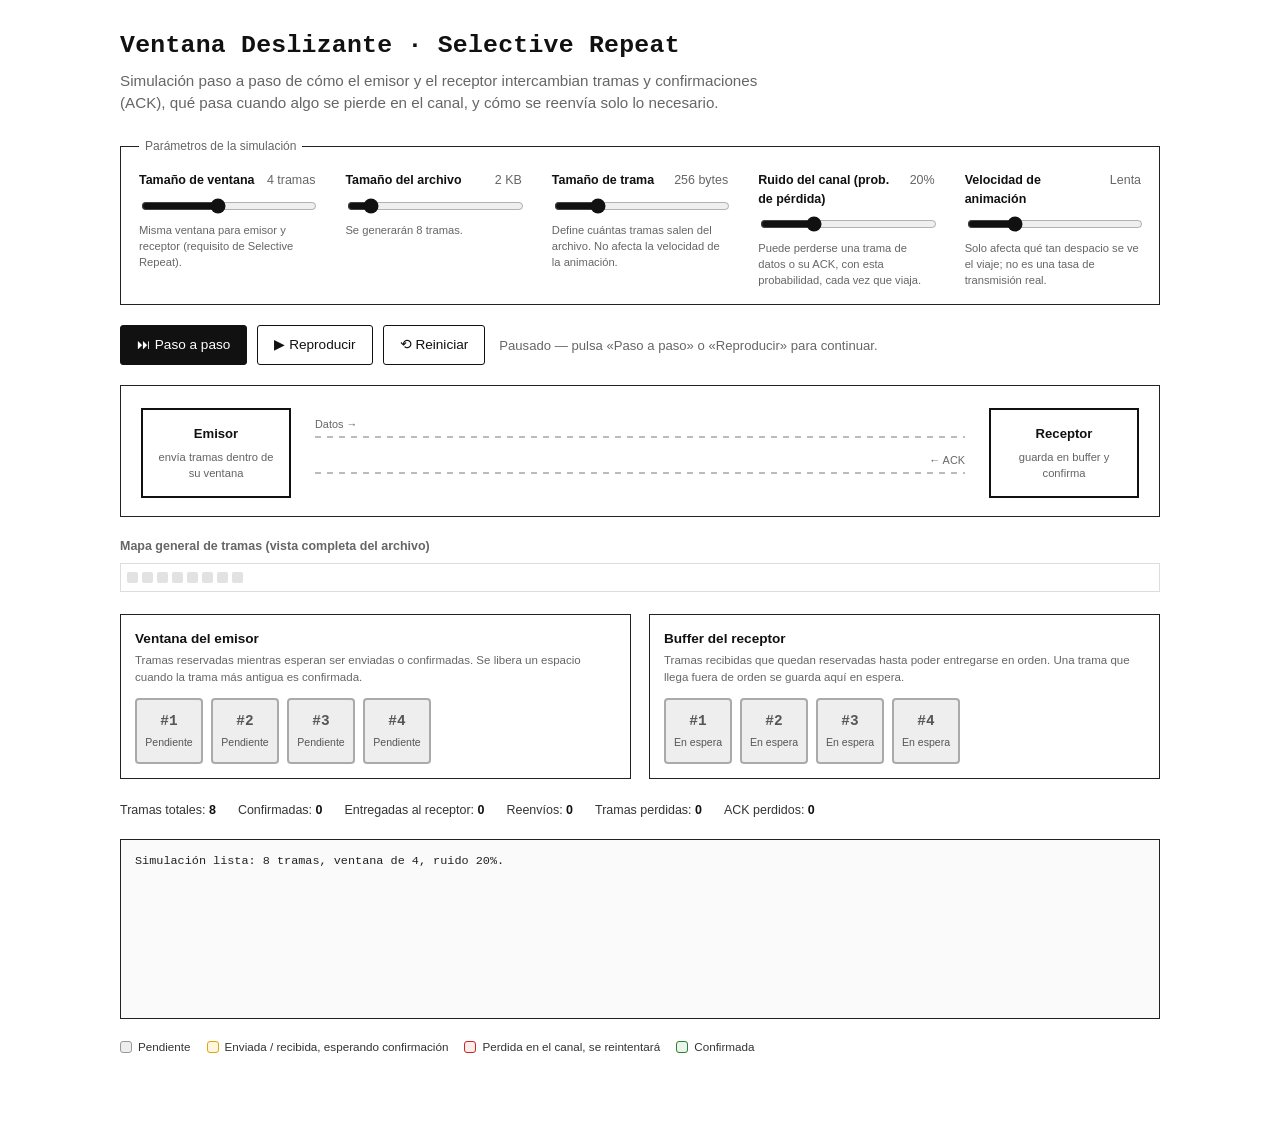
<file: index.html>
<!DOCTYPE html>
<html lang="es">
<head>
<meta charset="UTF-8">
<meta name="viewport" content="width=device-width, initial-scale=1.0">
<title>Simulador de Ventana Deslizante — Selective Repeat</title>
<style>
  :root{
    --fg:#111;
    --muted:#666;
    --line:#222;
    --panel:#fafafa;
    --amber:#e0a418;
    --amber-bg:#fff6dc;
    --red:#c62828;
    --red-bg:#fdecea;
    --green:#2f7d32;
    --green-bg:#e9f5ea;
    --blue:#1656a8;
  }
  *{box-sizing:border-box;}
  html,body{margin:0;padding:0;}
  body{
    background:#fff;
    color:var(--fg);
    font-family:-apple-system,BlinkMacSystemFont,"Segoe UI",Roboto,Helvetica,Arial,sans-serif;
    line-height:1.45;
  }
  .mono{font-family:ui-monospace,Menlo,Consolas,"SFMono-Regular",monospace;}
  .wrap{max-width:1080px;margin:0 auto;padding:28px 20px 70px;}

  header h1{font-size:1.55rem;margin:0 0 6px;font-family:ui-monospace,Menlo,Consolas,monospace;letter-spacing:.01em;}
  header p.sub{color:var(--muted);margin:0 0 24px;font-size:.95rem;max-width:640px;}

  fieldset{border:1px solid var(--line);padding:16px 18px;margin:0 0 20px;}
  legend{padding:0 6px;font-size:.75rem;color:var(--muted);}

  .controls{display:flex;flex-wrap:wrap;gap:18px 30px;}
  .control{display:flex;flex-direction:column;gap:6px;min-width:170px;flex:1 1 170px;}
  .control label{font-size:.78rem;font-weight:600;display:flex;justify-content:space-between;gap:8px;}
  .control label .val{font-weight:400;color:var(--muted);}
  .control input[type=range]{width:100%;accent-color:#111;}
  .control small{font-size:.7rem;color:var(--muted);}

  .actions{display:flex;align-items:center;gap:10px;flex-wrap:wrap;margin-bottom:6px;}
  button{
    font:inherit;font-size:.85rem;border:1px solid var(--fg);background:#111;color:#fff;
    padding:9px 16px;cursor:pointer;border-radius:3px;
  }
  button.secondary{background:#fff;color:var(--fg);}
  button:disabled{opacity:.35;cursor:not-allowed;}
  #statusMsg{font-size:.82rem;color:var(--muted);margin-left:4px;}

  .stage{border:1px solid var(--line);padding:22px 20px 18px;margin:20px 0;}
  .nodes-row{display:flex;align-items:stretch;gap:16px;}
  .node-box{
    width:150px;flex:0 0 150px;border:2px solid var(--fg);padding:14px 10px;text-align:center;
    display:flex;flex-direction:column;justify-content:center;gap:6px;
    transition:background-color .25s ease, color .25s ease, box-shadow .25s ease;
  }
  .node-box h3{margin:0;font-size:.82rem;}
  .node-box .sub{font-size:.7rem;opacity:.65;}
  .node-box.active{background:#111;color:#fff;box-shadow:0 0 0 5px rgba(0,0,0,.10);}

  .channel{flex:1;position:relative;display:flex;flex-direction:column;justify-content:center;gap:34px;padding:4px 8px 0;min-width:220px;}
  .lane{position:relative;height:2px;background:repeating-linear-gradient(to right,#bbb 0 6px,transparent 6px 12px);}
  .lane .lane-label{position:absolute;top:-19px;font-size:.68rem;color:var(--muted);white-space:nowrap;}
  .lane.data .lane-label{left:0;}
  .lane.ack .lane-label{right:0;}
  .token{
    position:absolute;top:50%;width:32px;height:32px;transform:translate(-50%,-50%);
    border-radius:6px;display:flex;align-items:center;justify-content:center;
    font-size:.65rem;font-weight:700;color:#fff;pointer-events:none;
  }
  .token-data{background:var(--blue);}
  .token-ack{background:var(--green);}
  .token.is-lost{background:var(--red)!important;opacity:0;transform:translate(-50%,-50%) scale(1.6);transition:opacity .32s ease,transform .32s ease;}
  .token.is-arrived{opacity:0;transition:opacity .22s ease;}

  .overview{margin:18px 0;}
  .overview h4{margin:0 0 8px;font-size:.78rem;color:var(--muted);font-weight:600;}
  .dots{display:flex;gap:4px;overflow-x:auto;padding:8px 6px;border:1px solid #ddd;}
  .dot{width:11px;height:11px;flex:0 0 11px;border-radius:2px;background:#e2e2e2;}
  .dot.d-acked{background:var(--green);}
  .dot.d-lost{background:var(--red);}
  .dot.d-wait{background:var(--amber);}

  .stacks{display:grid;grid-template-columns:1fr 1fr;gap:18px;margin:22px 0;}
  @media(max-width:720px){.stacks{grid-template-columns:1fr;}}
  .stack-panel{border:1px solid var(--line);padding:14px;}
  .stack-panel h4{margin:0 0 4px;font-size:.85rem;}
  .stack-panel p.hint{margin:0 0 12px;font-size:.72rem;color:var(--muted);}
  .slots{display:flex;gap:8px;flex-wrap:wrap;}
  .slot{
    width:68px;height:66px;border:2px solid #bbb;border-radius:4px;background:#f2f2f2;
    display:flex;flex-direction:column;align-items:center;justify-content:center;gap:3px;
    font-size:.66rem;text-align:center;padding:2px;transition:background-color .2s,border-color .2s;
  }
  .slot .num{font-weight:700;font-size:.9rem;font-family:ui-monospace,Menlo,Consolas,monospace;}
  .slot.empty{border-style:dashed;color:#c2c2c2;background:#fff;}
  .slot.st-pending{background:#eee;border-color:#aaa;color:#555;}
  .slot.st-sent,.slot.st-buffered{background:var(--amber-bg);border-color:var(--amber);color:#7a5400;}
  .slot.st-lost{background:var(--red-bg);border-color:var(--red);color:#8f1d1d;}
  .slot.st-acked{background:var(--green-bg);border-color:var(--green);color:#1c5e28;}

  .stats{display:flex;gap:22px;flex-wrap:wrap;font-size:.78rem;color:#333;margin:4px 0 20px;}
  .stats b{color:#111;}

  .log{
    border:1px solid var(--line);padding:12px 14px;height:180px;overflow-y:auto;
    font-family:ui-monospace,Menlo,Consolas,monospace;font-size:.74rem;line-height:1.55;background:var(--panel);
  }
  .log .line{white-space:pre-wrap;}
  .log .line.info{color:#222;}
  .log .line.success{color:var(--green);}
  .log .line.error{color:var(--red);}
  .log .line.warn{color:#8a5b00;}
  .log .line.muted{color:#999;font-style:italic;}

  .legend{display:flex;gap:16px;flex-wrap:wrap;font-size:.73rem;color:#333;margin:20px 0 4px;}
  .legend span{display:inline-flex;align-items:center;gap:6px;}
  .swatch{width:12px;height:12px;border-radius:3px;display:inline-block;border:1px solid #999;}
  .sw-pending{background:#eee;}
  .sw-sent{background:var(--amber-bg);border-color:var(--amber);}
  .sw-lost{background:var(--red-bg);border-color:var(--red);}
  .sw-acked{background:var(--green-bg);border-color:var(--green);}

  details{margin-top:26px;border:1px solid #ddd;padding:12px 16px;font-size:.8rem;color:#333;}
  details summary{cursor:pointer;font-weight:600;font-size:.82rem;}
  details p{margin:10px 0 0;}
  details ul{margin:8px 0 0;padding-left:18px;}
</style>
</head>
<body>
<div class="wrap">

  <header>
    <h1>Ventana Deslizante · Selective Repeat</h1>
    <p class="sub">Simulación paso a paso de cómo el emisor y el receptor intercambian tramas y confirmaciones (ACK), qué pasa cuando algo se pierde en el canal, y cómo se reenvía solo lo necesario.</p>
  </header>

  <fieldset>
    <legend>Parámetros de la simulación</legend>
    <div class="controls">
      <div class="control">
        <label>Tamaño de ventana <span class="val" id="lblWindow">4 tramas</span></label>
        <input type="range" id="ctlWindow" min="1" max="8" step="1" value="4">
        <small>Misma ventana para emisor y receptor (requisito de Selective Repeat).</small>
      </div>
      <div class="control">
        <label>Tamaño del archivo <span class="val" id="lblFile">2 KB</span></label>
        <input type="range" id="ctlFile" min="0.5" max="16" step="0.5" value="2">
        <small id="frameCountPreview">Se generarán 8 tramas.</small>
      </div>
      <div class="control">
        <label>Tamaño de trama <span class="val" id="lblFrame">256 bytes</span></label>
        <input type="range" id="ctlFrame" min="32" max="1024" step="32" value="256">
        <small>Define cuántas tramas salen del archivo. No afecta la velocidad de la animación.</small>
      </div>
      <div class="control">
        <label>Ruido del canal (prob. de pérdida) <span class="val" id="lblNoise">20%</span></label>
        <input type="range" id="ctlNoise" min="0" max="70" step="5" value="20">
        <small>Puede perderse una trama de datos o su ACK, con esta probabilidad, cada vez que viaja.</small>
      </div>
      <div class="control">
        <label>Velocidad de animación <span class="val" id="lblSpeed">Lenta</span></label>
        <input type="range" id="ctlSpeed" min="1" max="5" step="1" value="2">
        <small>Solo afecta qué tan despacio se ve el viaje; no es una tasa de transmisión real.</small>
      </div>
    </div>
  </fieldset>

  <div class="actions">
    <button id="btnStep">⏭ Paso a paso</button>
    <button id="btnPlay" class="secondary">▶ Reproducir</button>
    <button id="btnReset" class="secondary">⟲ Reiniciar</button>
    <span id="statusMsg">Pausado — pulsa «Paso a paso» o «Reproducir» para comenzar.</span>
  </div>

  <div class="stage">
    <div class="nodes-row">
      <div class="node-box" id="senderBox">
        <h3>Emisor</h3>
        <div class="sub">envía tramas dentro de su ventana</div>
      </div>
      <div class="channel">
        <div class="lane data">
          <span class="lane-label">Datos →</span>
        </div>
        <div class="lane ack">
          <span class="lane-label">← ACK</span>
        </div>
      </div>
      <div class="node-box" id="receiverBox">
        <h3>Receptor</h3>
        <div class="sub">guarda en buffer y confirma</div>
      </div>
    </div>
  </div>

  <div class="overview">
    <h4>Mapa general de tramas (vista completa del archivo)</h4>
    <div class="dots" id="dotsRow"></div>
  </div>

  <div class="stacks">
    <div class="stack-panel">
      <h4>Ventana del emisor</h4>
      <p class="hint">Tramas reservadas mientras esperan ser enviadas o confirmadas. Se libera un espacio cuando la trama más antigua es confirmada.</p>
      <div class="slots" id="senderSlots"></div>
    </div>
    <div class="stack-panel">
      <h4>Buffer del receptor</h4>
      <p class="hint">Tramas recibidas que quedan reservadas hasta poder entregarse en orden. Una trama que llega fuera de orden se guarda aquí en espera.</p>
      <div class="slots" id="receiverSlots"></div>
    </div>
  </div>

  <div class="stats" id="statsRow"></div>

  <div class="log mono" id="logPanel"></div>

  <div class="legend">
    <span><i class="swatch sw-pending"></i>Pendiente</span>
    <span><i class="swatch sw-sent"></i>Enviada / recibida, esperando confirmación</span>
    <span><i class="swatch sw-lost"></i>Perdida en el canal, se reintentará</span>
    <span><i class="swatch sw-acked"></i>Confirmada</span>
  </div>

</div>

<script>
(function(){
  "use strict";

  const MAX_FRAMES = 260;
  const SPEED_MS   = [2600, 1900, 1300, 850, 500];
  const SPEED_LBL  = ["Muy lenta", "Lenta", "Media", "Rápida", "Muy rápida"];

  const el = id => document.getElementById(id);

  const ctlWindow = el("ctlWindow"), lblWindow = el("lblWindow");
  const ctlFile   = el("ctlFile"),   lblFile   = el("lblFile");
  const ctlFrame  = el("ctlFrame"),  lblFrame  = el("lblFrame");
  const ctlNoise  = el("ctlNoise"),  lblNoise  = el("lblNoise");
  const ctlSpeed  = el("ctlSpeed"),  lblSpeed  = el("lblSpeed");
  const frameCountPreview = el("frameCountPreview");

  const btnStep = el("btnStep"), btnPlay = el("btnPlay"), btnReset = el("btnReset");
  const statusMsg = el("statusMsg");
  const senderBox = el("senderBox"), receiverBox = el("receiverBox");
  const dotsRow = el("dotsRow"), senderSlots = el("senderSlots"), receiverSlots = el("receiverSlots");
  const statsRow = el("statsRow"), logPanel = el("logPanel");
  const dataLane = document.querySelector(".lane.data");
  const ackLane  = document.querySelector(".lane.ack");

  const state = {
    frames: [],
    total: 0,
    windowSize: 4,
    senderBase: 0,
    rcvBase: 0,
    tick: 0,
    noise: 0.2,
    speedMs: SPEED_MS[1],
    isPlaying: false,
    gen: 0,
    resolveWait: null,
    stats: { retransmits: 0, dataLost: 0, ackLost: 0 }
  };

  function computeTotal(){
    const fileBytes = parseFloat(ctlFile.value) * 1024;
    const frameBytes = parseFloat(ctlFrame.value);
    return Math.max(1, Math.min(MAX_FRAMES, Math.ceil(fileBytes / frameBytes)));
  }

  function refreshControlLabels(){
    lblWindow.textContent = ctlWindow.value + (ctlWindow.value == 1 ? " trama" : " tramas");
    lblFile.textContent = parseFloat(ctlFile.value) + " KB";
    lblFrame.textContent = ctlFrame.value + " bytes";
    lblNoise.textContent = ctlNoise.value + "%";
    lblSpeed.textContent = SPEED_LBL[parseInt(ctlSpeed.value,10)-1];
    frameCountPreview.textContent = "Se generarán " + computeTotal() + " tramas.";
  }

  function log(msg, type){
    const line = document.createElement("div");
    line.className = "line " + (type||"info");
    line.textContent = msg;
    logPanel.appendChild(line);
    logPanel.scrollTop = logPanel.scrollHeight;
  }

  function flash(box){
    box.classList.add("active");
    setTimeout(()=>box.classList.remove("active"), Math.max(220, state.speedMs*0.28));
  }

  function sleep(ms){ return new Promise(r=>setTimeout(r, ms)); }

  function waitForStepOrPlay(){
    return new Promise(resolve=>{ state.resolveWait = resolve; });
  }

  function armResolveIfWaiting(){
    if(state.resolveWait){
      const r = state.resolveWait;
      state.resolveWait = null;
      r();
    }
  }

  // ---------- rendering ----------

  function renderDots(){
    if(dotsRow.children.length !== state.total){
      dotsRow.innerHTML = "";
      for(let i=0;i<state.total;i++){
        const d = document.createElement("div");
        d.className = "dot";
        d.title = "Trama #" + (i+1);
        dotsRow.appendChild(d);
      }
    }
    for(let i=0;i<state.total;i++){
      const d = dotsRow.children[i];
      const f = state.frames[i];
      d.classList.remove("d-acked","d-lost","d-wait");
      if(f.status === "acked") d.classList.add("d-acked");
      else if(f.status === "lost") d.classList.add("d-lost");
      else if(f.status === "awaiting_ack") d.classList.add("d-wait");
    }
  }

  function slotNode(id, kind){
    const div = document.createElement("div");
    div.className = "slot";
    if(id >= state.total){
      div.classList.add("empty");
      div.innerHTML = "<span>—</span>";
      return div;
    }
    const f = state.frames[id];
    let cls = "st-pending", label = "Pendiente";

    if(kind === "sender"){
      if(f.status === "acked"){ cls = "st-acked"; label = "Confirmada"; }
      else if(f.status === "lost"){ cls = "st-lost"; label = f.dataDelivered ? "ACK perdido" : "Perdida"; }
      else if(f.status === "awaiting_ack"){ cls = "st-sent"; label = "Esperando ACK"; }
      else { cls = "st-pending"; label = "Pendiente"; }
    } else {
      if(id < state.rcvBase){ div.classList.add("empty"); div.innerHTML = "<span>—</span>"; return div; }
      if(f.dataDelivered){ cls = "st-buffered"; label = "Recibida"; }
      else { cls = "st-pending"; label = "En espera"; }
    }

    div.classList.add(cls);
    div.innerHTML = '<span class="num">#'+(id+1)+'</span><span>'+label+'</span>';
    return div;
  }

  function renderStacks(){
    senderSlots.innerHTML = "";
    receiverSlots.innerHTML = "";
    const end = state.senderBase + state.windowSize;
    for(let i=state.senderBase; i<end; i++) senderSlots.appendChild(slotNode(i, "sender"));
    const rend = state.rcvBase + state.windowSize;
    for(let i=state.rcvBase; i<rend; i++) receiverSlots.appendChild(slotNode(i, "receiver"));
  }

  function renderStats(){
    statsRow.innerHTML =
      "<span>Tramas totales: <b>"+state.total+"</b></span>" +
      "<span>Confirmadas: <b>"+state.senderBase+"</b></span>" +
      "<span>Entregadas al receptor: <b>"+state.rcvBase+"</b></span>" +
      "<span>Reenvíos: <b>"+state.stats.retransmits+"</b></span>" +
      "<span>Tramas perdidas: <b>"+state.stats.dataLost+"</b></span>" +
      "<span>ACK perdidos: <b>"+state.stats.ackLost+"</b></span>";
  }

  function updateButtons(){
    const finished = state.senderBase >= state.total;
    btnPlay.textContent = state.isPlaying ? "⏸ Pausar" : "▶ Reproducir";
    btnStep.disabled = state.isPlaying || finished;
    btnPlay.disabled = finished;
    if(finished){
      statusMsg.textContent = "Simulación completa: todas las tramas fueron entregadas y confirmadas.";
    } else if(state.isPlaying){
      statusMsg.textContent = "Reproduciendo…";
    } else {
      statusMsg.textContent = "Pausado — pulsa «Paso a paso» o «Reproducir» para continuar.";
    }
  }

  function render(){
    renderDots();
    renderStacks();
    renderStats();
    updateButtons();
  }

  // ---------- animation ----------

  function animateLane(lane, isData, lost){
    return new Promise(resolve=>{
      const token = document.createElement("div");
      token.className = "token " + (isData ? "token-data" : "token-ack");
      token.textContent = isData ? "D" : "A";
      lane.appendChild(token);

      const startPct = isData ? 2 : 92;
      const successPct = isData ? 92 : 2;
      const lossPct = isData ? (28 + Math.random()*30) : (72 - Math.random()*30);

      token.style.left = startPct + "%";
      void token.offsetWidth; // force reflow
      const dur = state.speedMs;
      token.style.transition = "left " + dur + "ms linear";

      requestAnimationFrame(()=>{
        token.style.left = (lost ? lossPct : successPct) + "%";
      });

      setTimeout(()=>{
        if(lost){
          token.classList.add("is-lost");
          token.textContent = "×";
          setTimeout(()=>{ token.remove(); resolve(); }, 360);
        } else {
          token.classList.add("is-arrived");
          setTimeout(()=>{ token.remove(); resolve(); }, 220);
        }
      }, dur);
    });
  }

  // ---------- protocol logic ----------

  function updateReceiverDelivery(){
    while(state.rcvBase < state.total && state.frames[state.rcvBase].dataDelivered){
      state.rcvBase++;
    }
  }

  function advanceSenderBase(){
    while(state.senderBase < state.total && state.frames[state.senderBase].status === "acked"){
      state.senderBase++;
    }
  }

  function pickNextAction(){
    const { frames, total, senderBase, windowSize, tick } = state;
    const end = Math.min(total, senderBase + windowSize);

    for(let i=senderBase;i<end;i++){
      if(frames[i].status === "pending") return { type:"SEND", id:i };
    }
    for(let i=senderBase;i<end;i++){
      if(frames[i].status === "awaiting_ack") return { type:"ACK", id:i };
    }
    for(let i=senderBase;i<end;i++){
      if(frames[i].status === "lost" && tick >= frames[i].retryReady) return { type:"SEND", id:i };
    }
    return null;
  }

  async function doDataLeg(id, myGen){
    const frames = state.frames;
    const f = frames[id];
    const isRetx = f.status === "lost";
    const wasAlreadyDelivered = f.dataDelivered;
    f.attempts = (f.attempts||0) + 1;
    if(isRetx) state.stats.retransmits++;

    log((isRetx ? "Reenvío (timeout): " : "Envío: ") + "el emisor transmite la trama #" + (id+1) +
        (isRetx ? " — intento " + f.attempts : "") , isRetx ? "warn" : "info");
    flash(senderBox);

    const lost = Math.random() < state.noise;
    await animateLane(dataLane, true, lost);
    if(myGen !== state.gen) return;

    if(lost){
      f.status = "lost";
      f.retryReady = state.tick + 2;
      state.stats.dataLost++;
      log("La trama #" + (id+1) + " se pierde en el canal (ruido).", "error");
    } else {
      f.dataDelivered = true;
      f.status = "awaiting_ack";
      flash(receiverBox);
      updateReceiverDelivery();
      if(wasAlreadyDelivered){
        log("El receptor ya tenía la trama #" + (id+1) + " almacenada: descarta el duplicado y volverá a confirmar.", "info");
      } else {
        log("La trama #" + (id+1) + " llega correctamente y se guarda en el buffer del receptor.", "success");
      }
    }
    state.tick++;
    if(myGen !== state.gen) return;
    render();
  }

  async function doAckLeg(id, myGen){
    const frames = state.frames;
    const f = frames[id];
    f.ackAttempts = (f.ackAttempts||0) + 1;

    log("El receptor envía el ACK de la trama #" + (id+1) + ".", "info");
    flash(receiverBox);

    const lost = Math.random() < state.noise;
    await animateLane(ackLane, false, lost);
    if(myGen !== state.gen) return;

    if(lost){
      f.status = "lost";
      f.retryReady = state.tick + 2;
      state.stats.ackLost++;
      log("El ACK de la trama #" + (id+1) + " se pierde en el canal.", "error");
    } else {
      f.status = "acked";
      flash(senderBox);
      log("El emisor recibe el ACK y confirma la trama #" + (id+1) + ".", "success");
      advanceSenderBase();
    }
    state.tick++;
    if(myGen !== state.gen) return;
    render();
  }

  async function runEngine(myGen){
    while(myGen === state.gen && state.senderBase < state.total){
      if(!state.isPlaying){
        await waitForStepOrPlay();
        if(myGen !== state.gen) return;
      }
      const action = pickNextAction();
      if(myGen !== state.gen) return;

      if(!action){
        log("Esperando el temporizador de retransmisión…", "muted");
        state.tick++;
        await sleep(Math.max(180, state.speedMs*0.35));
        if(myGen !== state.gen) return;
        continue;
      }

      if(action.type === "SEND") await doDataLeg(action.id, myGen);
      else await doAckLeg(action.id, myGen);
      if(myGen !== state.gen) return;

      if(state.isPlaying){
        await sleep(Math.max(150, state.speedMs*0.3));
        if(myGen !== state.gen) return;
      }
    }
    if(myGen === state.gen && state.senderBase >= state.total){
      log("Transmisión completa: todas las tramas fueron entregadas y confirmadas.", "success");
      render();
    }
  }

  // ---------- setup / reset ----------

  function buildAndReset(){
    state.gen++;
    const myGen = state.gen;

    state.windowSize = parseInt(ctlWindow.value, 10);
    state.total = computeTotal();
    state.noise = parseInt(ctlNoise.value, 10) / 100;
    state.speedMs = SPEED_MS[parseInt(ctlSpeed.value,10)-1];
    state.senderBase = 0;
    state.rcvBase = 0;
    state.tick = 0;
    state.isPlaying = false;
    state.resolveWait = null;
    state.stats = { retransmits:0, dataLost:0, ackLost:0 };

    state.frames = [];
    for(let i=0;i<state.total;i++){
      state.frames.push({
        id:i, status:"pending", dataDelivered:false,
        attempts:0, ackAttempts:0, retryReady:0
      });
    }

    logPanel.innerHTML = "";
    log("Simulación lista: " + state.total + " tramas, ventana de " + state.windowSize +
        ", ruido " + Math.round(state.noise*100) + "%.", "info");

    render();
    runEngine(myGen);
  }

  // ---------- wiring ----------

  [ctlWindow, ctlFile, ctlFrame, ctlNoise, ctlSpeed].forEach(input=>{
    input.addEventListener("input", refreshControlLabels);
  });

  ctlNoise.addEventListener("change", ()=>{
    state.noise = parseInt(ctlNoise.value,10)/100;
  });
  ctlSpeed.addEventListener("change", ()=>{
    state.speedMs = SPEED_MS[parseInt(ctlSpeed.value,10)-1];
  });
  [ctlWindow, ctlFile, ctlFrame].forEach(input=>{
    input.addEventListener("change", buildAndReset);
  });

  btnStep.addEventListener("click", ()=>{
    if(state.isPlaying) return;
    armResolveIfWaiting();
  });
  btnPlay.addEventListener("click", ()=>{
    if(state.senderBase >= state.total) return;
    state.isPlaying = !state.isPlaying;
    updateButtons();
    if(state.isPlaying) armResolveIfWaiting();
  });
  btnReset.addEventListener("click", buildAndReset);

  refreshControlLabels();
  buildAndReset();
})();
</script>
</body>
</html>
</file>
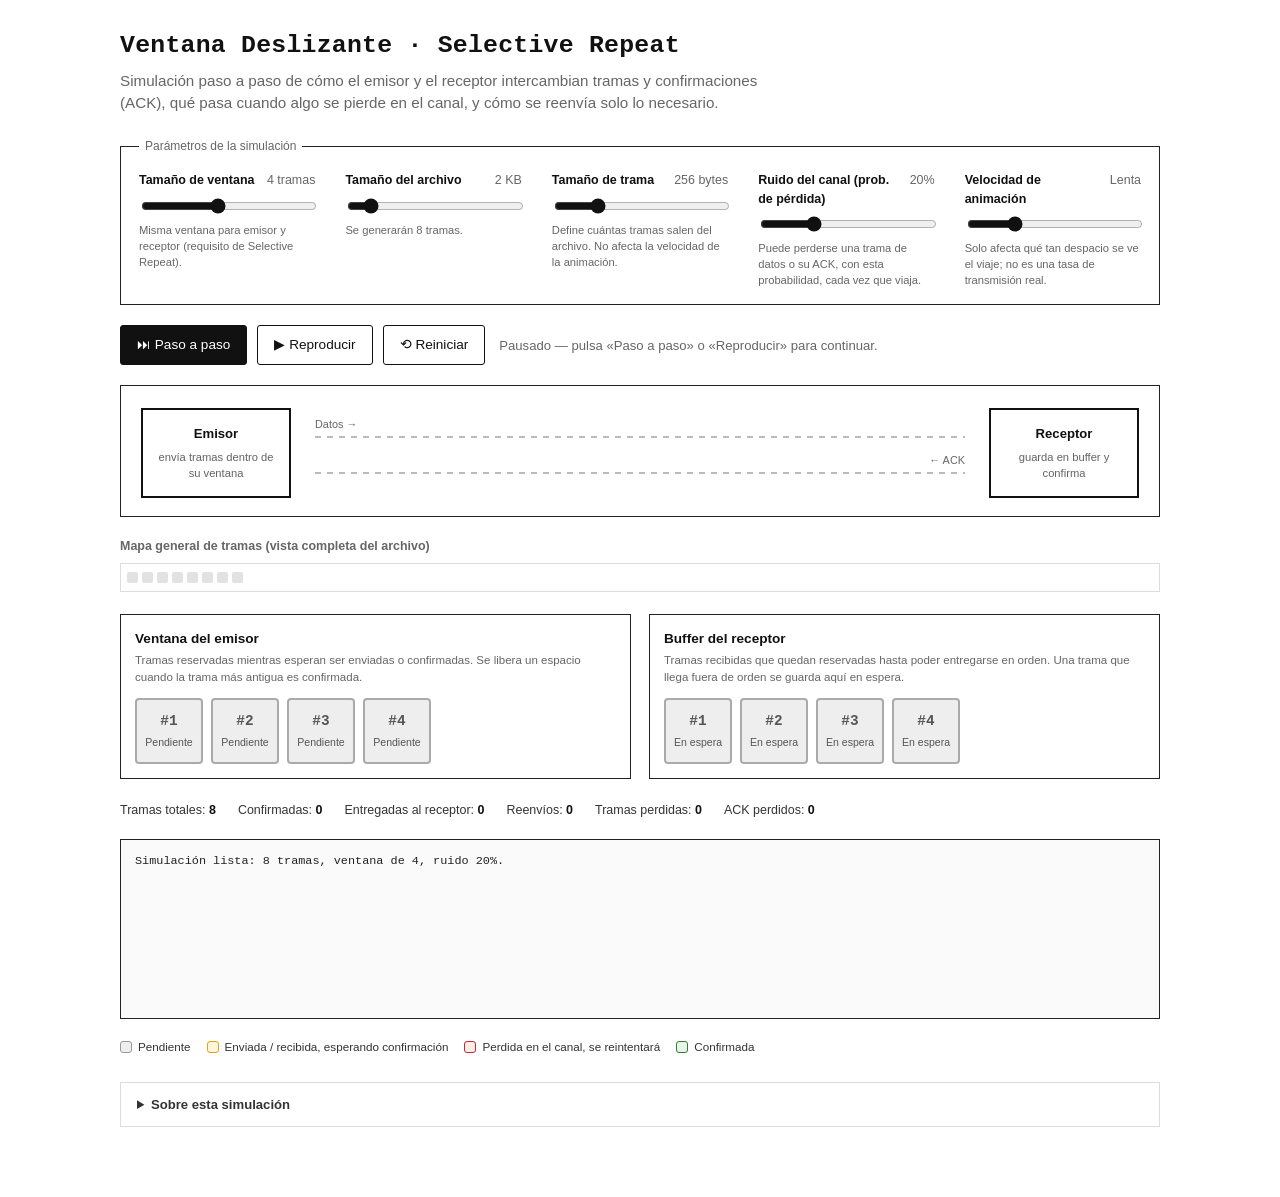
<file: sliding-window-selective-repeat.html>
<!DOCTYPE html>
<html lang="es">
<head>
<meta charset="UTF-8">
<meta name="viewport" content="width=device-width, initial-scale=1.0">
<title>Simulador de Ventana Deslizante — Selective Repeat</title>
<style>
  :root{
    --fg:#111;
    --muted:#666;
    --line:#222;
    --panel:#fafafa;
    --amber:#e0a418;
    --amber-bg:#fff6dc;
    --red:#c62828;
    --red-bg:#fdecea;
    --green:#2f7d32;
    --green-bg:#e9f5ea;
    --blue:#1656a8;
  }
  *{box-sizing:border-box;}
  html,body{margin:0;padding:0;}
  body{
    background:#fff;
    color:var(--fg);
    font-family:-apple-system,BlinkMacSystemFont,"Segoe UI",Roboto,Helvetica,Arial,sans-serif;
    line-height:1.45;
  }
  .mono{font-family:ui-monospace,Menlo,Consolas,"SFMono-Regular",monospace;}
  .wrap{max-width:1080px;margin:0 auto;padding:28px 20px 70px;}

  header h1{font-size:1.55rem;margin:0 0 6px;font-family:ui-monospace,Menlo,Consolas,monospace;letter-spacing:.01em;}
  header p.sub{color:var(--muted);margin:0 0 24px;font-size:.95rem;max-width:640px;}

  fieldset{border:1px solid var(--line);padding:16px 18px;margin:0 0 20px;}
  legend{padding:0 6px;font-size:.75rem;color:var(--muted);}

  .controls{display:flex;flex-wrap:wrap;gap:18px 30px;}
  .control{display:flex;flex-direction:column;gap:6px;min-width:170px;flex:1 1 170px;}
  .control label{font-size:.78rem;font-weight:600;display:flex;justify-content:space-between;gap:8px;}
  .control label .val{font-weight:400;color:var(--muted);}
  .control input[type=range]{width:100%;accent-color:#111;}
  .control small{font-size:.7rem;color:var(--muted);}

  .actions{display:flex;align-items:center;gap:10px;flex-wrap:wrap;margin-bottom:6px;}
  button{
    font:inherit;font-size:.85rem;border:1px solid var(--fg);background:#111;color:#fff;
    padding:9px 16px;cursor:pointer;border-radius:3px;
  }
  button.secondary{background:#fff;color:var(--fg);}
  button:disabled{opacity:.35;cursor:not-allowed;}
  #statusMsg{font-size:.82rem;color:var(--muted);margin-left:4px;}

  .stage{border:1px solid var(--line);padding:22px 20px 18px;margin:20px 0;}
  .nodes-row{display:flex;align-items:stretch;gap:16px;}
  .node-box{
    width:150px;flex:0 0 150px;border:2px solid var(--fg);padding:14px 10px;text-align:center;
    display:flex;flex-direction:column;justify-content:center;gap:6px;
    transition:background-color .25s ease, color .25s ease, box-shadow .25s ease;
  }
  .node-box h3{margin:0;font-size:.82rem;}
  .node-box .sub{font-size:.7rem;opacity:.65;}
  .node-box.active{background:#111;color:#fff;box-shadow:0 0 0 5px rgba(0,0,0,.10);}

  .channel{flex:1;position:relative;display:flex;flex-direction:column;justify-content:center;gap:34px;padding:4px 8px 0;min-width:220px;}
  .lane{position:relative;height:2px;background:repeating-linear-gradient(to right,#bbb 0 6px,transparent 6px 12px);}
  .lane .lane-label{position:absolute;top:-19px;font-size:.68rem;color:var(--muted);white-space:nowrap;}
  .lane.data .lane-label{left:0;}
  .lane.ack .lane-label{right:0;}
  .token{
    position:absolute;top:50%;width:32px;height:32px;transform:translate(-50%,-50%);
    border-radius:6px;display:flex;align-items:center;justify-content:center;
    font-size:.65rem;font-weight:700;color:#fff;pointer-events:none;
  }
  .token-data{background:var(--blue);}
  .token-ack{background:var(--green);}
  .token.is-lost{background:var(--red)!important;opacity:0;transform:translate(-50%,-50%) scale(1.6);transition:opacity .32s ease,transform .32s ease;}
  .token.is-arrived{opacity:0;transition:opacity .22s ease;}

  .overview{margin:18px 0;}
  .overview h4{margin:0 0 8px;font-size:.78rem;color:var(--muted);font-weight:600;}
  .dots{display:flex;gap:4px;overflow-x:auto;padding:8px 6px;border:1px solid #ddd;}
  .dot{width:11px;height:11px;flex:0 0 11px;border-radius:2px;background:#e2e2e2;}
  .dot.d-acked{background:var(--green);}
  .dot.d-lost{background:var(--red);}
  .dot.d-wait{background:var(--amber);}

  .stacks{display:grid;grid-template-columns:1fr 1fr;gap:18px;margin:22px 0;}
  @media(max-width:720px){.stacks{grid-template-columns:1fr;}}
  .stack-panel{border:1px solid var(--line);padding:14px;}
  .stack-panel h4{margin:0 0 4px;font-size:.85rem;}
  .stack-panel p.hint{margin:0 0 12px;font-size:.72rem;color:var(--muted);}
  .slots{display:flex;gap:8px;flex-wrap:wrap;}
  .slot{
    width:68px;height:66px;border:2px solid #bbb;border-radius:4px;background:#f2f2f2;
    display:flex;flex-direction:column;align-items:center;justify-content:center;gap:3px;
    font-size:.66rem;text-align:center;padding:2px;transition:background-color .2s,border-color .2s;
  }
  .slot .num{font-weight:700;font-size:.9rem;font-family:ui-monospace,Menlo,Consolas,monospace;}
  .slot.empty{border-style:dashed;color:#c2c2c2;background:#fff;}
  .slot.st-pending{background:#eee;border-color:#aaa;color:#555;}
  .slot.st-sent,.slot.st-buffered{background:var(--amber-bg);border-color:var(--amber);color:#7a5400;}
  .slot.st-lost{background:var(--red-bg);border-color:var(--red);color:#8f1d1d;}
  .slot.st-acked{background:var(--green-bg);border-color:var(--green);color:#1c5e28;}

  .stats{display:flex;gap:22px;flex-wrap:wrap;font-size:.78rem;color:#333;margin:4px 0 20px;}
  .stats b{color:#111;}

  .log{
    border:1px solid var(--line);padding:12px 14px;height:180px;overflow-y:auto;
    font-family:ui-monospace,Menlo,Consolas,monospace;font-size:.74rem;line-height:1.55;background:var(--panel);
  }
  .log .line{white-space:pre-wrap;}
  .log .line.info{color:#222;}
  .log .line.success{color:var(--green);}
  .log .line.error{color:var(--red);}
  .log .line.warn{color:#8a5b00;}
  .log .line.muted{color:#999;font-style:italic;}

  .legend{display:flex;gap:16px;flex-wrap:wrap;font-size:.73rem;color:#333;margin:20px 0 4px;}
  .legend span{display:inline-flex;align-items:center;gap:6px;}
  .swatch{width:12px;height:12px;border-radius:3px;display:inline-block;border:1px solid #999;}
  .sw-pending{background:#eee;}
  .sw-sent{background:var(--amber-bg);border-color:var(--amber);}
  .sw-lost{background:var(--red-bg);border-color:var(--red);}
  .sw-acked{background:var(--green-bg);border-color:var(--green);}

  details{margin-top:26px;border:1px solid #ddd;padding:12px 16px;font-size:.8rem;color:#333;}
  details summary{cursor:pointer;font-weight:600;font-size:.82rem;}
  details p{margin:10px 0 0;}
  details ul{margin:8px 0 0;padding-left:18px;}
</style>
</head>
<body>
<div class="wrap">

  <header>
    <h1>Ventana Deslizante · Selective Repeat</h1>
    <p class="sub">Simulación paso a paso de cómo el emisor y el receptor intercambian tramas y confirmaciones (ACK), qué pasa cuando algo se pierde en el canal, y cómo se reenvía solo lo necesario.</p>
  </header>

  <fieldset>
    <legend>Parámetros de la simulación</legend>
    <div class="controls">
      <div class="control">
        <label>Tamaño de ventana <span class="val" id="lblWindow">4 tramas</span></label>
        <input type="range" id="ctlWindow" min="1" max="8" step="1" value="4">
        <small>Misma ventana para emisor y receptor (requisito de Selective Repeat).</small>
      </div>
      <div class="control">
        <label>Tamaño del archivo <span class="val" id="lblFile">2 KB</span></label>
        <input type="range" id="ctlFile" min="0.5" max="16" step="0.5" value="2">
        <small id="frameCountPreview">Se generarán 8 tramas.</small>
      </div>
      <div class="control">
        <label>Tamaño de trama <span class="val" id="lblFrame">256 bytes</span></label>
        <input type="range" id="ctlFrame" min="32" max="1024" step="32" value="256">
        <small>Define cuántas tramas salen del archivo. No afecta la velocidad de la animación.</small>
      </div>
      <div class="control">
        <label>Ruido del canal (prob. de pérdida) <span class="val" id="lblNoise">20%</span></label>
        <input type="range" id="ctlNoise" min="0" max="70" step="5" value="20">
        <small>Puede perderse una trama de datos o su ACK, con esta probabilidad, cada vez que viaja.</small>
      </div>
      <div class="control">
        <label>Velocidad de animación <span class="val" id="lblSpeed">Lenta</span></label>
        <input type="range" id="ctlSpeed" min="1" max="5" step="1" value="2">
        <small>Solo afecta qué tan despacio se ve el viaje; no es una tasa de transmisión real.</small>
      </div>
    </div>
  </fieldset>

  <div class="actions">
    <button id="btnStep">⏭ Paso a paso</button>
    <button id="btnPlay" class="secondary">▶ Reproducir</button>
    <button id="btnReset" class="secondary">⟲ Reiniciar</button>
    <span id="statusMsg">Pausado — pulsa «Paso a paso» o «Reproducir» para comenzar.</span>
  </div>

  <div class="stage">
    <div class="nodes-row">
      <div class="node-box" id="senderBox">
        <h3>Emisor</h3>
        <div class="sub">envía tramas dentro de su ventana</div>
      </div>
      <div class="channel">
        <div class="lane data">
          <span class="lane-label">Datos →</span>
        </div>
        <div class="lane ack">
          <span class="lane-label">← ACK</span>
        </div>
      </div>
      <div class="node-box" id="receiverBox">
        <h3>Receptor</h3>
        <div class="sub">guarda en buffer y confirma</div>
      </div>
    </div>
  </div>

  <div class="overview">
    <h4>Mapa general de tramas (vista completa del archivo)</h4>
    <div class="dots" id="dotsRow"></div>
  </div>

  <div class="stacks">
    <div class="stack-panel">
      <h4>Ventana del emisor</h4>
      <p class="hint">Tramas reservadas mientras esperan ser enviadas o confirmadas. Se libera un espacio cuando la trama más antigua es confirmada.</p>
      <div class="slots" id="senderSlots"></div>
    </div>
    <div class="stack-panel">
      <h4>Buffer del receptor</h4>
      <p class="hint">Tramas recibidas que quedan reservadas hasta poder entregarse en orden. Una trama que llega fuera de orden se guarda aquí en espera.</p>
      <div class="slots" id="receiverSlots"></div>
    </div>
  </div>

  <div class="stats" id="statsRow"></div>

  <div class="log mono" id="logPanel"></div>

  <div class="legend">
    <span><i class="swatch sw-pending"></i>Pendiente</span>
    <span><i class="swatch sw-sent"></i>Enviada / recibida, esperando confirmación</span>
    <span><i class="swatch sw-lost"></i>Perdida en el canal, se reintentará</span>
    <span><i class="swatch sw-acked"></i>Confirmada</span>
  </div>

  <details>
    <summary>Sobre esta simulación</summary>
    <p>Está pensada para verse con claridad, no para representar tiempos reales de red:</p>
    <ul>
      <li>Cada trama tiene un identificador único (no se reutilizan números de secuencia), para que el ejemplo sea más fácil de seguir.</li>
      <li>Cuando una trama o su ACK se pierden, el emisor no lo sabe de inmediato: sigue enviando otras tramas de su ventana y, tras un pequeño margen simulando el "timeout", reenvía la trama afectada.</li>
      <li>Si el ACK se pierde pero la trama sí llegó, el receptor descarta el duplicado al recibir el reenvío y simplemente vuelve a confirmar.</li>
      <li>La ventana del emisor solo avanza cuando la trama más antigua sin confirmar se confirma; por eso una trama perdida puede "atascar" tramas ya confirmadas detrás de ella, tal como ocurre en Selective Repeat.</li>
    </ul>
  </details>

</div>

<script>
(function(){
  "use strict";

  const MAX_FRAMES = 260;
  const SPEED_MS   = [2600, 1900, 1300, 850, 500];
  const SPEED_LBL  = ["Muy lenta", "Lenta", "Media", "Rápida", "Muy rápida"];

  const el = id => document.getElementById(id);

  const ctlWindow = el("ctlWindow"), lblWindow = el("lblWindow");
  const ctlFile   = el("ctlFile"),   lblFile   = el("lblFile");
  const ctlFrame  = el("ctlFrame"),  lblFrame  = el("lblFrame");
  const ctlNoise  = el("ctlNoise"),  lblNoise  = el("lblNoise");
  const ctlSpeed  = el("ctlSpeed"),  lblSpeed  = el("lblSpeed");
  const frameCountPreview = el("frameCountPreview");

  const btnStep = el("btnStep"), btnPlay = el("btnPlay"), btnReset = el("btnReset");
  const statusMsg = el("statusMsg");
  const senderBox = el("senderBox"), receiverBox = el("receiverBox");
  const dotsRow = el("dotsRow"), senderSlots = el("senderSlots"), receiverSlots = el("receiverSlots");
  const statsRow = el("statsRow"), logPanel = el("logPanel");
  const dataLane = document.querySelector(".lane.data");
  const ackLane  = document.querySelector(".lane.ack");

  const state = {
    frames: [],
    total: 0,
    windowSize: 4,
    senderBase: 0,
    rcvBase: 0,
    tick: 0,
    noise: 0.2,
    speedMs: SPEED_MS[1],
    isPlaying: false,
    gen: 0,
    resolveWait: null,
    stats: { retransmits: 0, dataLost: 0, ackLost: 0 }
  };

  function computeTotal(){
    const fileBytes = parseFloat(ctlFile.value) * 1024;
    const frameBytes = parseFloat(ctlFrame.value);
    return Math.max(1, Math.min(MAX_FRAMES, Math.ceil(fileBytes / frameBytes)));
  }

  function refreshControlLabels(){
    lblWindow.textContent = ctlWindow.value + (ctlWindow.value == 1 ? " trama" : " tramas");
    lblFile.textContent = parseFloat(ctlFile.value) + " KB";
    lblFrame.textContent = ctlFrame.value + " bytes";
    lblNoise.textContent = ctlNoise.value + "%";
    lblSpeed.textContent = SPEED_LBL[parseInt(ctlSpeed.value,10)-1];
    frameCountPreview.textContent = "Se generarán " + computeTotal() + " tramas.";
  }

  function log(msg, type){
    const line = document.createElement("div");
    line.className = "line " + (type||"info");
    line.textContent = msg;
    logPanel.appendChild(line);
    logPanel.scrollTop = logPanel.scrollHeight;
  }

  function flash(box){
    box.classList.add("active");
    setTimeout(()=>box.classList.remove("active"), Math.max(220, state.speedMs*0.28));
  }

  function sleep(ms){ return new Promise(r=>setTimeout(r, ms)); }

  function waitForStepOrPlay(){
    return new Promise(resolve=>{ state.resolveWait = resolve; });
  }

  function armResolveIfWaiting(){
    if(state.resolveWait){
      const r = state.resolveWait;
      state.resolveWait = null;
      r();
    }
  }

  // ---------- rendering ----------

  function renderDots(){
    if(dotsRow.children.length !== state.total){
      dotsRow.innerHTML = "";
      for(let i=0;i<state.total;i++){
        const d = document.createElement("div");
        d.className = "dot";
        d.title = "Trama #" + (i+1);
        dotsRow.appendChild(d);
      }
    }
    for(let i=0;i<state.total;i++){
      const d = dotsRow.children[i];
      const f = state.frames[i];
      d.classList.remove("d-acked","d-lost","d-wait");
      if(f.status === "acked") d.classList.add("d-acked");
      else if(f.status === "lost") d.classList.add("d-lost");
      else if(f.status === "awaiting_ack") d.classList.add("d-wait");
    }
  }

  function slotNode(id, kind){
    const div = document.createElement("div");
    div.className = "slot";
    if(id >= state.total){
      div.classList.add("empty");
      div.innerHTML = "<span>—</span>";
      return div;
    }
    const f = state.frames[id];
    let cls = "st-pending", label = "Pendiente";

    if(kind === "sender"){
      if(f.status === "acked"){ cls = "st-acked"; label = "Confirmada"; }
      else if(f.status === "lost"){ cls = "st-lost"; label = f.dataDelivered ? "ACK perdido" : "Perdida"; }
      else if(f.status === "awaiting_ack"){ cls = "st-sent"; label = "Esperando ACK"; }
      else { cls = "st-pending"; label = "Pendiente"; }
    } else {
      if(id < state.rcvBase){ div.classList.add("empty"); div.innerHTML = "<span>—</span>"; return div; }
      if(f.dataDelivered){ cls = "st-buffered"; label = "Recibida"; }
      else { cls = "st-pending"; label = "En espera"; }
    }

    div.classList.add(cls);
    div.innerHTML = '<span class="num">#'+(id+1)+'</span><span>'+label+'</span>';
    return div;
  }

  function renderStacks(){
    senderSlots.innerHTML = "";
    receiverSlots.innerHTML = "";
    const end = state.senderBase + state.windowSize;
    for(let i=state.senderBase; i<end; i++) senderSlots.appendChild(slotNode(i, "sender"));
    const rend = state.rcvBase + state.windowSize;
    for(let i=state.rcvBase; i<rend; i++) receiverSlots.appendChild(slotNode(i, "receiver"));
  }

  function renderStats(){
    statsRow.innerHTML =
      "<span>Tramas totales: <b>"+state.total+"</b></span>" +
      "<span>Confirmadas: <b>"+state.senderBase+"</b></span>" +
      "<span>Entregadas al receptor: <b>"+state.rcvBase+"</b></span>" +
      "<span>Reenvíos: <b>"+state.stats.retransmits+"</b></span>" +
      "<span>Tramas perdidas: <b>"+state.stats.dataLost+"</b></span>" +
      "<span>ACK perdidos: <b>"+state.stats.ackLost+"</b></span>";
  }

  function updateButtons(){
    const finished = state.senderBase >= state.total;
    btnPlay.textContent = state.isPlaying ? "⏸ Pausar" : "▶ Reproducir";
    btnStep.disabled = state.isPlaying || finished;
    btnPlay.disabled = finished;
    if(finished){
      statusMsg.textContent = "Simulación completa: todas las tramas fueron entregadas y confirmadas.";
    } else if(state.isPlaying){
      statusMsg.textContent = "Reproduciendo…";
    } else {
      statusMsg.textContent = "Pausado — pulsa «Paso a paso» o «Reproducir» para continuar.";
    }
  }

  function render(){
    renderDots();
    renderStacks();
    renderStats();
    updateButtons();
  }

  // ---------- animation ----------

  function animateLane(lane, isData, lost){
    return new Promise(resolve=>{
      const token = document.createElement("div");
      token.className = "token " + (isData ? "token-data" : "token-ack");
      token.textContent = isData ? "D" : "A";
      lane.appendChild(token);

      const startPct = isData ? 2 : 92;
      const successPct = isData ? 92 : 2;
      const lossPct = isData ? (28 + Math.random()*30) : (72 - Math.random()*30);

      token.style.left = startPct + "%";
      void token.offsetWidth; // force reflow
      const dur = state.speedMs;
      token.style.transition = "left " + dur + "ms linear";

      requestAnimationFrame(()=>{
        token.style.left = (lost ? lossPct : successPct) + "%";
      });

      setTimeout(()=>{
        if(lost){
          token.classList.add("is-lost");
          token.textContent = "×";
          setTimeout(()=>{ token.remove(); resolve(); }, 360);
        } else {
          token.classList.add("is-arrived");
          setTimeout(()=>{ token.remove(); resolve(); }, 220);
        }
      }, dur);
    });
  }

  // ---------- protocol logic ----------

  function updateReceiverDelivery(){
    while(state.rcvBase < state.total && state.frames[state.rcvBase].dataDelivered){
      state.rcvBase++;
    }
  }

  function advanceSenderBase(){
    while(state.senderBase < state.total && state.frames[state.senderBase].status === "acked"){
      state.senderBase++;
    }
  }

  function pickNextAction(){
    const { frames, total, senderBase, windowSize, tick } = state;
    const end = Math.min(total, senderBase + windowSize);

    for(let i=senderBase;i<end;i++){
      if(frames[i].status === "pending") return { type:"SEND", id:i };
    }
    for(let i=senderBase;i<end;i++){
      if(frames[i].status === "awaiting_ack") return { type:"ACK", id:i };
    }
    for(let i=senderBase;i<end;i++){
      if(frames[i].status === "lost" && tick >= frames[i].retryReady) return { type:"SEND", id:i };
    }
    return null;
  }

  async function doDataLeg(id, myGen){
    const frames = state.frames;
    const f = frames[id];
    const isRetx = f.status === "lost";
    const wasAlreadyDelivered = f.dataDelivered;
    f.attempts = (f.attempts||0) + 1;
    if(isRetx) state.stats.retransmits++;

    log((isRetx ? "Reenvío (timeout): " : "Envío: ") + "el emisor transmite la trama #" + (id+1) +
        (isRetx ? " — intento " + f.attempts : "") , isRetx ? "warn" : "info");
    flash(senderBox);

    const lost = Math.random() < state.noise;
    await animateLane(dataLane, true, lost);
    if(myGen !== state.gen) return;

    if(lost){
      f.status = "lost";
      f.retryReady = state.tick + 2;
      state.stats.dataLost++;
      log("La trama #" + (id+1) + " se pierde en el canal (ruido).", "error");
    } else {
      f.dataDelivered = true;
      f.status = "awaiting_ack";
      flash(receiverBox);
      updateReceiverDelivery();
      if(wasAlreadyDelivered){
        log("El receptor ya tenía la trama #" + (id+1) + " almacenada: descarta el duplicado y volverá a confirmar.", "info");
      } else {
        log("La trama #" + (id+1) + " llega correctamente y se guarda en el buffer del receptor.", "success");
      }
    }
    state.tick++;
    if(myGen !== state.gen) return;
    render();
  }

  async function doAckLeg(id, myGen){
    const frames = state.frames;
    const f = frames[id];
    f.ackAttempts = (f.ackAttempts||0) + 1;

    log("El receptor envía el ACK de la trama #" + (id+1) + ".", "info");
    flash(receiverBox);

    const lost = Math.random() < state.noise;
    await animateLane(ackLane, false, lost);
    if(myGen !== state.gen) return;

    if(lost){
      f.status = "lost";
      f.retryReady = state.tick + 2;
      state.stats.ackLost++;
      log("El ACK de la trama #" + (id+1) + " se pierde en el canal.", "error");
    } else {
      f.status = "acked";
      flash(senderBox);
      log("El emisor recibe el ACK y confirma la trama #" + (id+1) + ".", "success");
      advanceSenderBase();
    }
    state.tick++;
    if(myGen !== state.gen) return;
    render();
  }

  async function runEngine(myGen){
    while(myGen === state.gen && state.senderBase < state.total){
      if(!state.isPlaying){
        await waitForStepOrPlay();
        if(myGen !== state.gen) return;
      }
      const action = pickNextAction();
      if(myGen !== state.gen) return;

      if(!action){
        log("Esperando el temporizador de retransmisión…", "muted");
        state.tick++;
        await sleep(Math.max(180, state.speedMs*0.35));
        if(myGen !== state.gen) return;
        continue;
      }

      if(action.type === "SEND") await doDataLeg(action.id, myGen);
      else await doAckLeg(action.id, myGen);
      if(myGen !== state.gen) return;

      if(state.isPlaying){
        await sleep(Math.max(150, state.speedMs*0.3));
        if(myGen !== state.gen) return;
      }
    }
    if(myGen === state.gen && state.senderBase >= state.total){
      log("Transmisión completa: todas las tramas fueron entregadas y confirmadas.", "success");
      render();
    }
  }

  // ---------- setup / reset ----------

  function buildAndReset(){
    state.gen++;
    const myGen = state.gen;

    state.windowSize = parseInt(ctlWindow.value, 10);
    state.total = computeTotal();
    state.noise = parseInt(ctlNoise.value, 10) / 100;
    state.speedMs = SPEED_MS[parseInt(ctlSpeed.value,10)-1];
    state.senderBase = 0;
    state.rcvBase = 0;
    state.tick = 0;
    state.isPlaying = false;
    state.resolveWait = null;
    state.stats = { retransmits:0, dataLost:0, ackLost:0 };

    state.frames = [];
    for(let i=0;i<state.total;i++){
      state.frames.push({
        id:i, status:"pending", dataDelivered:false,
        attempts:0, ackAttempts:0, retryReady:0
      });
    }

    logPanel.innerHTML = "";
    log("Simulación lista: " + state.total + " tramas, ventana de " + state.windowSize +
        ", ruido " + Math.round(state.noise*100) + "%.", "info");

    render();
    runEngine(myGen);
  }

  // ---------- wiring ----------

  [ctlWindow, ctlFile, ctlFrame, ctlNoise, ctlSpeed].forEach(input=>{
    input.addEventListener("input", refreshControlLabels);
  });

  ctlNoise.addEventListener("change", ()=>{
    state.noise = parseInt(ctlNoise.value,10)/100;
  });
  ctlSpeed.addEventListener("change", ()=>{
    state.speedMs = SPEED_MS[parseInt(ctlSpeed.value,10)-1];
  });
  [ctlWindow, ctlFile, ctlFrame].forEach(input=>{
    input.addEventListener("change", buildAndReset);
  });

  btnStep.addEventListener("click", ()=>{
    if(state.isPlaying) return;
    armResolveIfWaiting();
  });
  btnPlay.addEventListener("click", ()=>{
    if(state.senderBase >= state.total) return;
    state.isPlaying = !state.isPlaying;
    updateButtons();
    if(state.isPlaying) armResolveIfWaiting();
  });
  btnReset.addEventListener("click", buildAndReset);

  refreshControlLabels();
  buildAndReset();
})();
</script>
</body>
</html>
</file>
